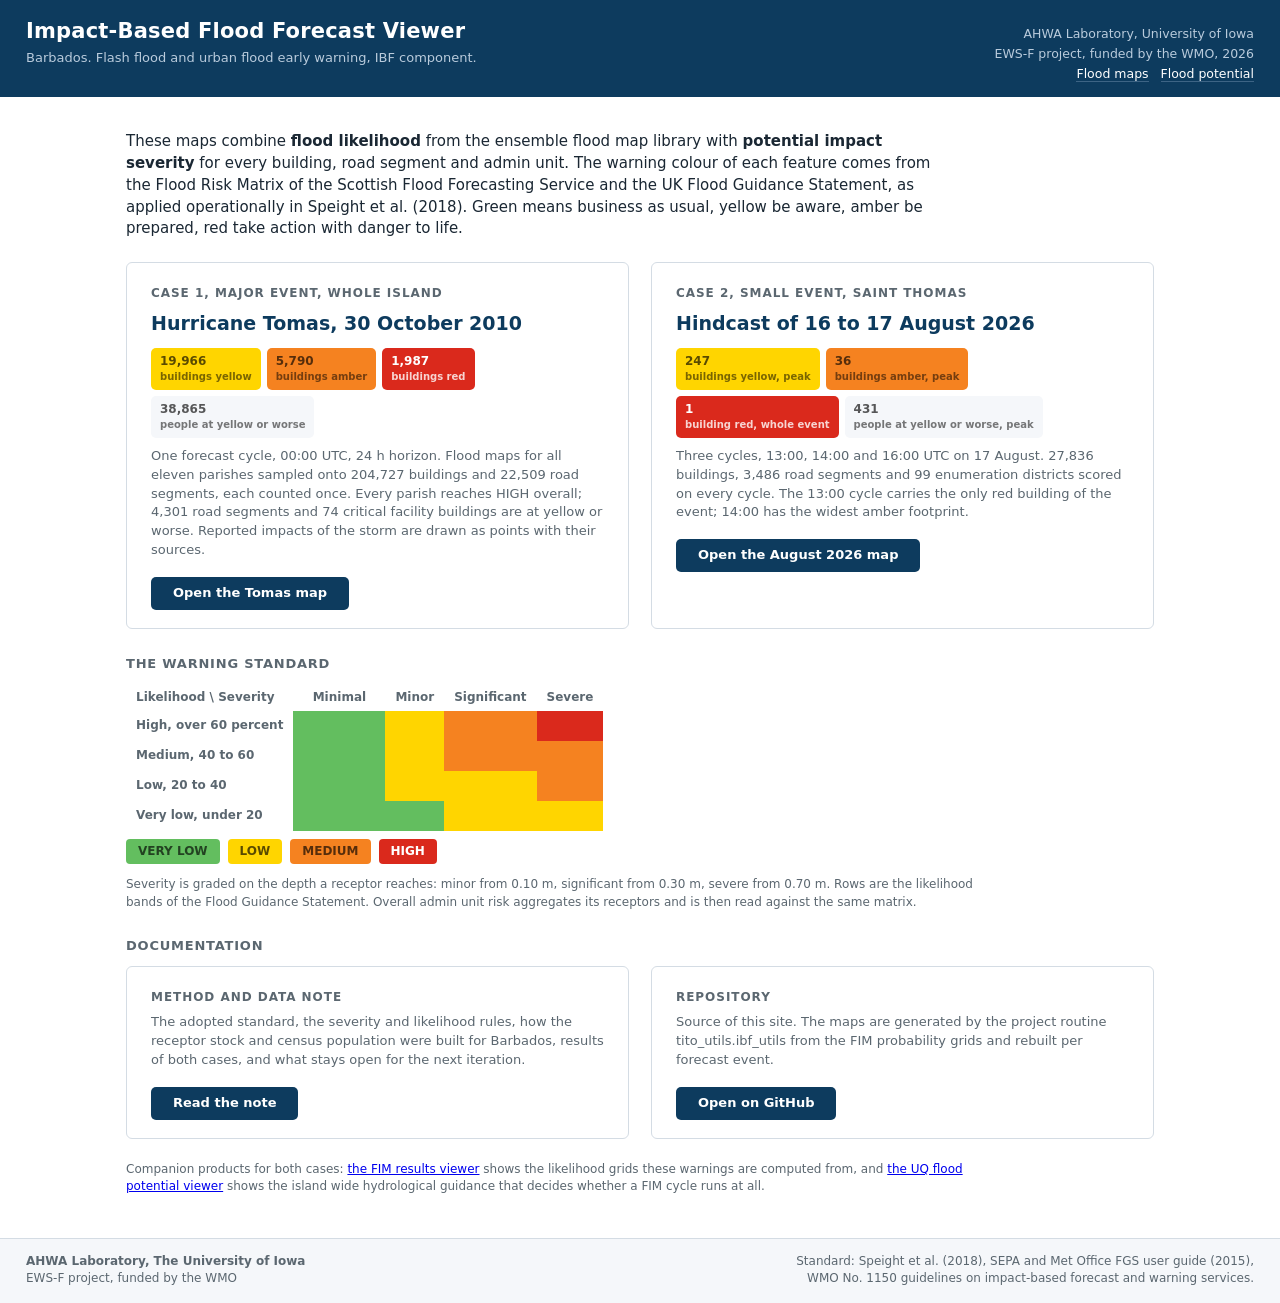
<file: index.html>
<!DOCTYPE html>
<html lang="en">
<head>
<meta charset="utf-8">
<meta name="viewport" content="width=device-width, initial-scale=1">
<title>IBF Viewer. Barbados</title>
<meta name="description" content="Impact-based flood forecast viewer for Barbados. Warning maps built on the TITO FIM ensemble products for two cases: Hurricane Tomas, 30 October 2010, island wide, and the hindcast of 16 to 17 August 2026 for the Saint Thomas pilot.">
<link rel="icon" href="data:image/svg+xml,%3Csvg xmlns='http://www.w3.org/2000/svg' viewBox='0 0 16 16'%3E%3Ccircle cx='8' cy='8' r='6' fill='%23F58220'/%3E%3C/svg%3E">
<link rel="stylesheet" href="assets/css/style.css">
</head>
<body class="landing-body">

<header class="site-head">
  <div class="wrap head-row">
    <div>
      <h1>Impact-Based Flood Forecast Viewer</h1>
      <p class="head-sub">Barbados. Flash flood and urban flood early warning, IBF component.</p>
    </div>
    <div class="head-meta">
      <span>AHWA Laboratory, University of Iowa</span>
      <span>EWS-F project, funded by the WMO, 2026</span>
      <span><a href="https://ahwalab.github.io/Barbados_fim/">Flood maps</a> &nbsp; <a href="https://ahwalab.github.io/Barbados_warnings/">Flood potential</a></span>
    </div>
  </div>
</header>

<div class="wrap landing">
  <p class="landing-intro">
    These maps combine <strong>flood likelihood</strong> from the ensemble flood map library
    with <strong>potential impact severity</strong> for every building, road segment and
    admin unit. The warning colour of each feature comes from the Flood Risk Matrix
    of the Scottish Flood Forecasting Service and the UK Flood Guidance Statement, as applied
    operationally in Speight et al. (2018). Green means business as usual, yellow be aware,
    amber be prepared, red take action with danger to life.
  </p>

  <div class="portal-grid">
    <a class="portal-card" href="tomas2010/">
      <span class="portal-lang">Case 1, major event, whole island</span>
      <span class="portal-title">Hurricane Tomas, 30 October 2010</span>
      <span class="stats">
        <span class="stat" style="background:#FFD500">19,966<small>buildings yellow</small></span>
        <span class="stat" style="background:#F58220">5,790<small>buildings amber</small></span>
        <span class="stat" style="background:#DA291C;color:#fff">1,987<small>buildings red</small></span>
        <span class="stat">38,865<small>people at yellow or worse</small></span>
      </span>
      <span class="portal-desc">One forecast cycle, 00:00 UTC, 24 h horizon. Flood maps for all
        eleven parishes sampled onto 204,727 buildings and 22,509 road segments, each counted
        once. Every parish reaches HIGH overall; 4,301 road segments and 74 critical facility
        buildings are at yellow or worse. Reported impacts of the storm are drawn as points with
        their sources.</span>
      <span class="portal-go">Open the Tomas map</span>
    </a>
    <a class="portal-card" href="aug2026/">
      <span class="portal-lang">Case 2, small event, Saint Thomas</span>
      <span class="portal-title">Hindcast of 16 to 17 August 2026</span>
      <span class="stats">
        <span class="stat" style="background:#FFD500">247<small>buildings yellow, peak</small></span>
        <span class="stat" style="background:#F58220">36<small>buildings amber, peak</small></span>
        <span class="stat" style="background:#DA291C;color:#fff">1<small>building red, whole event</small></span>
        <span class="stat">431<small>people at yellow or worse, peak</small></span>
      </span>
      <span class="portal-desc">Three cycles, 13:00, 14:00 and 16:00 UTC on 17 August. 27,836
        buildings, 3,486 road segments and 99 enumeration districts scored on every cycle. The
        13:00 cycle carries the only red building of the event; 14:00 has the widest amber
        footprint.</span>
      <span class="portal-go">Open the August 2026 map</span>
    </a>
  </div>

  <h3 class="sec">The warning standard</h3>
  <table style="border-collapse:collapse;font-size:12px">
    <tr><th style="padding:5px 10px;color:#5b6770;text-align:left">Likelihood \ Severity</th>
      <th style="padding:5px 10px;color:#5b6770">Minimal</th><th style="padding:5px 10px;color:#5b6770">Minor</th>
      <th style="padding:5px 10px;color:#5b6770">Significant</th><th style="padding:5px 10px;color:#5b6770">Severe</th></tr>
    <tr><th style="padding:5px 10px;color:#5b6770;text-align:left">High, over 60 percent</th>
      <td style="background:#63BE5F;width:92px;height:30px"></td><td style="background:#FFD500"></td>
      <td style="background:#F58220"></td><td style="background:#DA291C"></td></tr>
    <tr><th style="padding:5px 10px;color:#5b6770;text-align:left">Medium, 40 to 60</th>
      <td style="background:#63BE5F;height:30px"></td><td style="background:#FFD500"></td>
      <td style="background:#F58220"></td><td style="background:#F58220"></td></tr>
    <tr><th style="padding:5px 10px;color:#5b6770;text-align:left">Low, 20 to 40</th>
      <td style="background:#63BE5F;height:30px"></td><td style="background:#FFD500"></td>
      <td style="background:#FFD500"></td><td style="background:#F58220"></td></tr>
    <tr><th style="padding:5px 10px;color:#5b6770;text-align:left">Very low, under 20</th>
      <td style="background:#63BE5F;height:30px"></td><td style="background:#63BE5F"></td>
      <td style="background:#FFD500"></td><td style="background:#FFD500"></td></tr>
  </table>
  <div class="mrow">
    <span style="background:#63BE5F">VERY LOW</span>
    <span style="background:#FFD500">LOW</span>
    <span style="background:#F58220">MEDIUM</span>
    <span style="background:#DA291C;color:#fff">HIGH</span>
  </div>
  <p class="landing-note" style="margin-top:12px">
    Severity is graded on the depth a receptor reaches: minor from 0.10 m, significant from
    0.30 m, severe from 0.70 m. Rows are the likelihood bands of the Flood Guidance Statement.
    Overall admin unit risk aggregates its receptors and is then read against the same matrix.
  </p>

  <h3 class="sec">Documentation</h3>
  <div class="portal-grid">
    <a class="portal-card" href="methods/">
      <span class="portal-lang">Method and data note</span>
      <span class="portal-desc">The adopted standard, the severity and likelihood rules, how the
        receptor stock and census population were built for Barbados, results of both cases, and
        what stays open for the next iteration.</span>
      <span class="portal-go">Read the note</span>
    </a>
    <a class="portal-card" href="https://github.com/AHWALab/Barbados_IFB">
      <span class="portal-lang">Repository</span>
      <span class="portal-desc">Source of this site. The maps are generated by the project routine
        tito_utils.ibf_utils from the FIM probability grids and rebuilt per forecast event.</span>
      <span class="portal-go">Open on GitHub</span>
    </a>
  </div>

  <p class="landing-note">
    Companion products for both cases:
    <a href="https://ahwalab.github.io/Barbados_fim/">the FIM results viewer</a> shows the likelihood grids these warnings
    are computed from, and <a href="https://ahwalab.github.io/Barbados_warnings/">the UQ flood potential viewer</a> shows the
    island wide hydrological guidance that decides whether a FIM cycle runs at all.
  </p>
</div>

<footer class="site-foot landing-foot">
  <div class="wrap foot-row">
    <div>
      <strong>AHWA Laboratory, The University of Iowa</strong><br>
      EWS-F project, funded by the WMO
    </div>
    <div class="foot-right">
      Standard: Speight et al. (2018), SEPA and Met Office FGS user guide (2015),<br>
      WMO No. 1150 guidelines on impact-based forecast and warning services.
    </div>
  </div>
</footer>
</body>
</html>
</file>
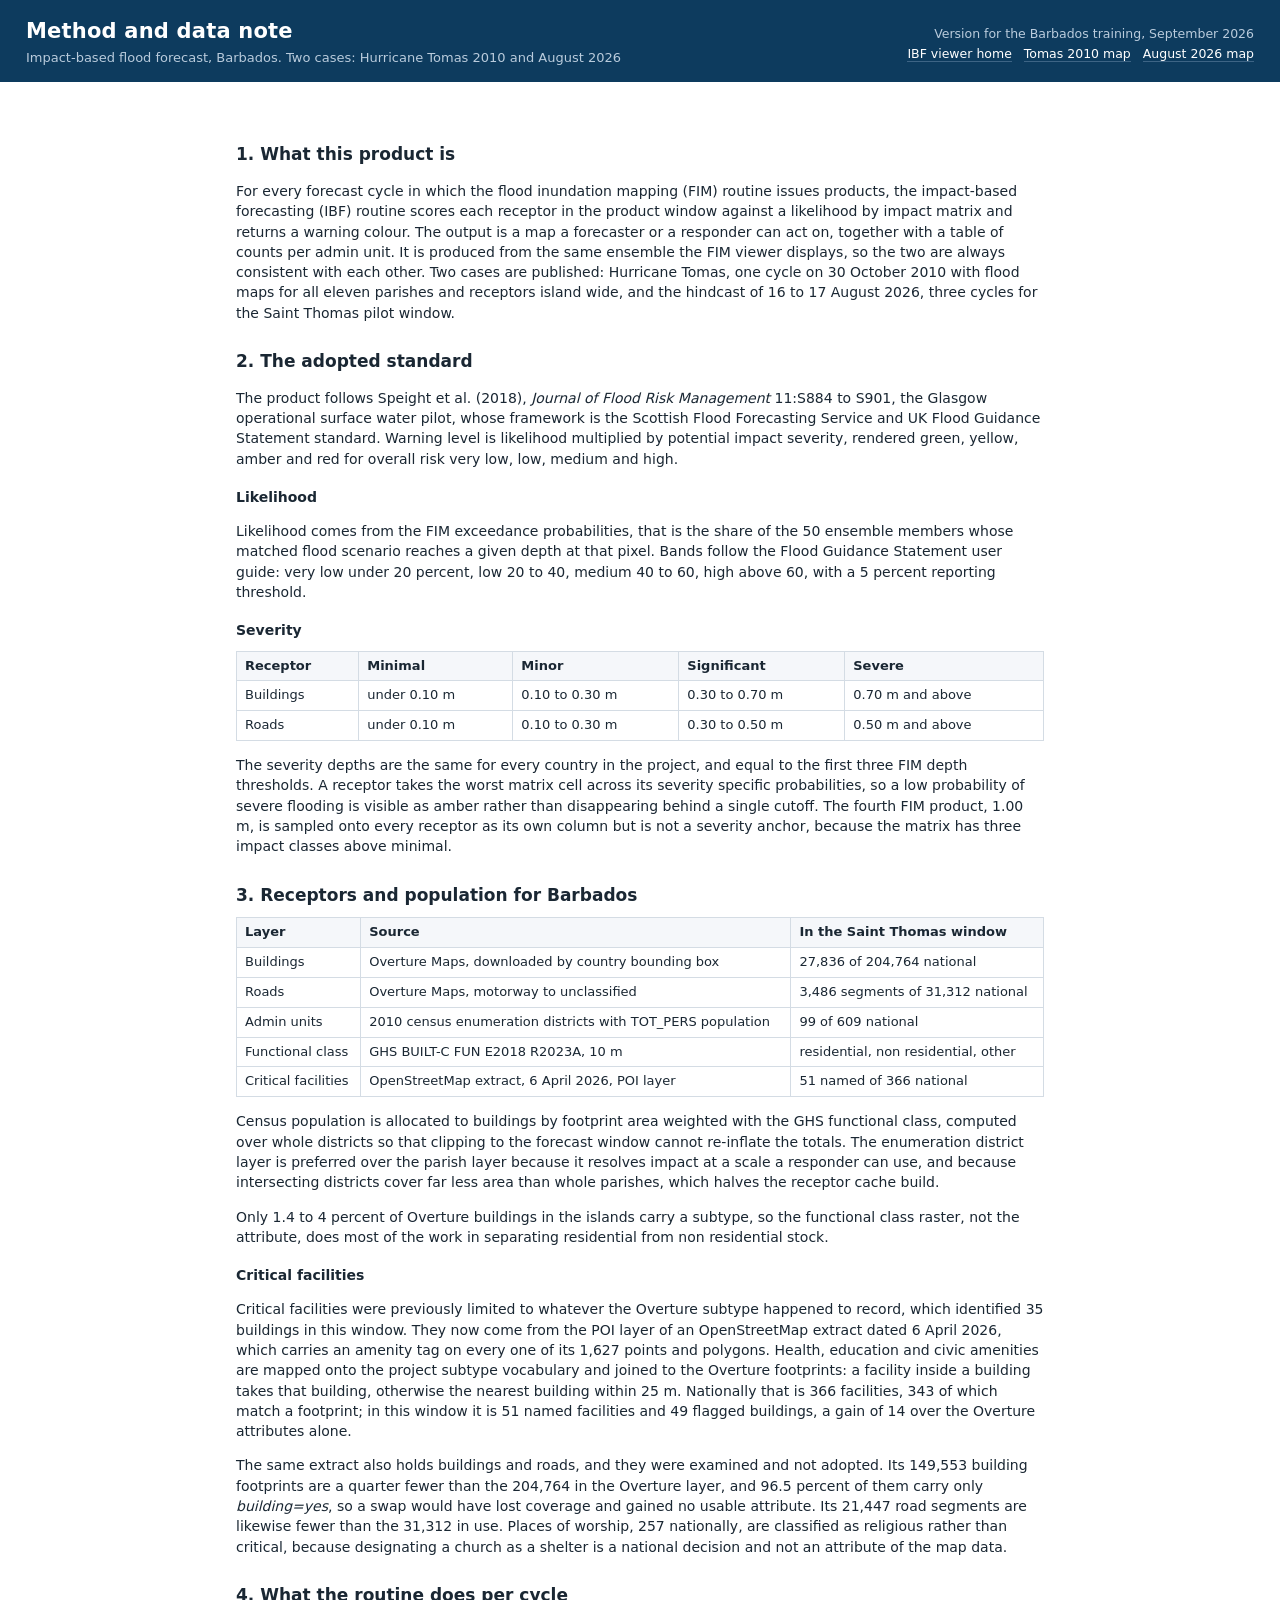
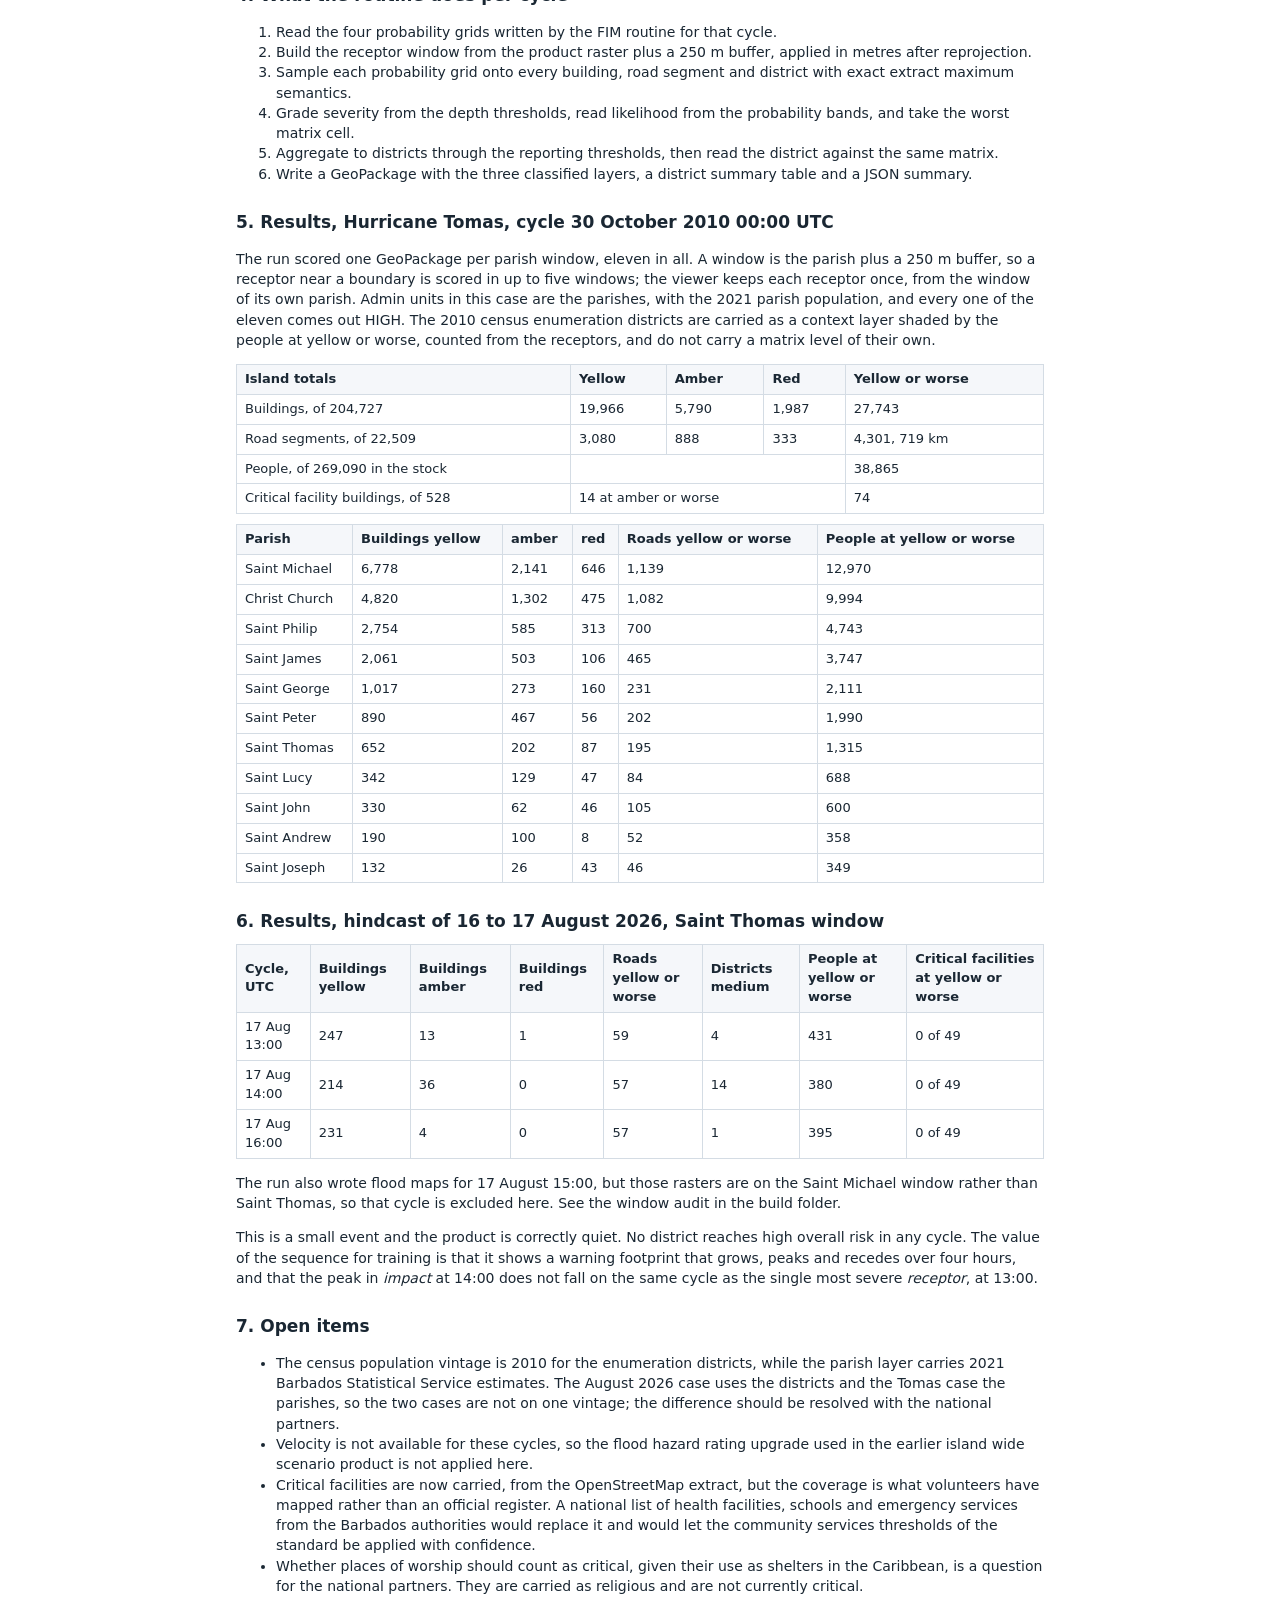
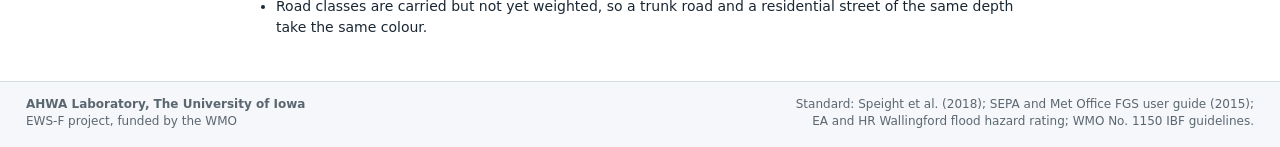
<file: methods/index.html>
<!DOCTYPE html>
<html lang="en">
<head>
<meta charset="utf-8">
<meta name="viewport" content="width=device-width, initial-scale=1">
<title>IBF Method Note. Barbados</title>
<meta name="description" content="Method and data note for the Barbados impact-based flood forecast product: standard, severity and likelihood rules, receptor stock, population, and open items.">
<link rel="icon" href="data:image/svg+xml,%3Csvg xmlns='http://www.w3.org/2000/svg' viewBox='0 0 16 16'%3E%3Ccircle cx='8' cy='8' r='6' fill='%23F58220'/%3E%3C/svg%3E">
<link rel="stylesheet" href="../assets/css/style.css">
</head>
<body class="landing-body">

<header class="site-head">
  <div class="wrap head-row">
    <div>
      <h1>Method and data note</h1>
      <p class="head-sub">Impact-based flood forecast, Barbados. Two cases: Hurricane Tomas 2010 and August 2026</p>
    </div>
    <div class="head-meta">
      <span>Version for the Barbados training, September 2026</span>
      <span><a href="../">IBF viewer home</a> &nbsp; <a href="../tomas2010/">Tomas 2010 map</a> &nbsp; <a href="../aug2026/">August 2026 map</a></span>
    </div>
  </div>
</header>

<div class="wrap landing doc">

  <h2>1. What this product is</h2>
  <p>For every forecast cycle in which the flood inundation mapping (FIM) routine issues
  products, the impact-based forecasting (IBF) routine scores each receptor in the product
  window against a likelihood by impact matrix and returns a warning colour. The output is a
  map a forecaster or a responder can act on, together with a table of counts per admin unit.
  It is produced from the same ensemble the FIM viewer displays, so the two are always
  consistent with each other. Two cases are published: Hurricane Tomas, one cycle on
  30 October 2010 with flood maps for all eleven parishes and receptors island wide, and the
  hindcast of 16 to 17 August 2026, three cycles for the Saint Thomas pilot window.</p>

  <h2>2. The adopted standard</h2>
  <p>The product follows Speight et al. (2018), <em>Journal of Flood Risk Management</em>
  11:S884 to S901, the Glasgow operational surface water pilot, whose framework is the Scottish
  Flood Forecasting Service and UK Flood Guidance Statement standard. Warning level is
  likelihood multiplied by potential impact severity, rendered green, yellow, amber and red for
  overall risk very low, low, medium and high.</p>

  <h3>Likelihood</h3>
  <p>Likelihood comes from the FIM exceedance probabilities, that is the share of the 50
  ensemble members whose matched flood scenario reaches a given depth at that pixel. Bands
  follow the Flood Guidance Statement user guide: very low under 20 percent, low 20 to 40,
  medium 40 to 60, high above 60, with a 5 percent reporting threshold.</p>

  <h3>Severity</h3>
  <table>
    <tr><th>Receptor</th><th>Minimal</th><th>Minor</th><th>Significant</th><th>Severe</th></tr>
    <tr><td>Buildings</td><td>under 0.10 m</td><td>0.10 to 0.30 m</td><td>0.30 to 0.70 m</td><td>0.70 m and above</td></tr>
    <tr><td>Roads</td><td>under 0.10 m</td><td>0.10 to 0.30 m</td><td>0.30 to 0.50 m</td><td>0.50 m and above</td></tr>
  </table>
  <p>The severity depths are the same for every country in the project, and equal to the first
  three FIM depth thresholds. A receptor takes the worst matrix cell across its severity
  specific probabilities, so a low probability of severe flooding is visible as amber rather
  than disappearing behind a single cutoff. The fourth FIM product, 1.00 m, is sampled onto
  every receptor as its own column but is not a severity anchor, because the matrix has three
  impact classes above minimal.</p>

  <h2>3. Receptors and population for Barbados</h2>
  <table>
    <tr><th>Layer</th><th>Source</th><th>In the Saint Thomas window</th></tr>
    <tr><td>Buildings</td><td>Overture Maps, downloaded by country bounding box</td><td>27,836 of 204,764 national</td></tr>
    <tr><td>Roads</td><td>Overture Maps, motorway to unclassified</td><td>3,486 segments of 31,312 national</td></tr>
    <tr><td>Admin units</td><td>2010 census enumeration districts with TOT_PERS population</td><td>99 of 609 national</td></tr>
    <tr><td>Functional class</td><td>GHS BUILT-C FUN E2018 R2023A, 10 m</td><td>residential, non residential, other</td></tr>
    <tr><td>Critical facilities</td><td>OpenStreetMap extract, 6 April 2026, POI layer</td><td>51 named of 366 national</td></tr>
  </table>
  <p>Census population is allocated to buildings by footprint area weighted with the GHS
  functional class, computed over whole districts so that clipping to the forecast window
  cannot re-inflate the totals. The enumeration district layer is preferred over the parish
  layer because it resolves impact at a scale a responder can use, and because intersecting
  districts cover far less area than whole parishes, which halves the receptor cache build.</p>
  <p>Only 1.4 to 4 percent of Overture buildings in the islands carry a subtype, so the
  functional class raster, not the attribute, does most of the work in separating residential
  from non residential stock.</p>

  <h3>Critical facilities</h3>
  <p>Critical facilities were previously limited to whatever the Overture subtype happened to
  record, which identified 35 buildings in this window. They now come from the POI layer of an
  OpenStreetMap extract dated 6 April 2026, which carries an amenity tag on every one of its
  1,627 points and polygons. Health, education and civic amenities are mapped onto the project
  subtype vocabulary and joined to the Overture footprints: a facility inside a building takes
  that building, otherwise the nearest building within 25 m. Nationally that is 366 facilities,
  343 of which match a footprint; in this window it is 51 named facilities and 49 flagged
  buildings, a gain of 14 over the Overture attributes alone.</p>
  <p>The same extract also holds buildings and roads, and they were examined and not adopted.
  Its 149,553 building footprints are a quarter fewer than the 204,764 in the Overture layer,
  and 96.5 percent of them carry only <em>building=yes</em>, so a swap would have lost coverage
  and gained no usable attribute. Its 21,447 road segments are likewise fewer than the 31,312
  in use. Places of worship, 257 nationally, are classified as religious rather than critical,
  because designating a church as a shelter is a national decision and not an attribute of the
  map data.</p>

  <h2>4. What the routine does per cycle</h2>
  <ol>
    <li>Read the four probability grids written by the FIM routine for that cycle.</li>
    <li>Build the receptor window from the product raster plus a 250 m buffer, applied in
      metres after reprojection.</li>
    <li>Sample each probability grid onto every building, road segment and district with
      exact extract maximum semantics.</li>
    <li>Grade severity from the depth thresholds, read likelihood from the probability bands,
      and take the worst matrix cell.</li>
    <li>Aggregate to districts through the reporting thresholds, then read the district against
      the same matrix.</li>
    <li>Write a GeoPackage with the three classified layers, a district summary table and a
      JSON summary.</li>
  </ol>

  <h2>5. Results, Hurricane Tomas, cycle 30 October 2010 00:00 UTC</h2>
  <p>The run scored one GeoPackage per parish window, eleven in all. A window is the parish plus
  a 250 m buffer, so a receptor near a boundary is scored in up to five windows; the viewer keeps
  each receptor once, from the window of its own parish. Admin units in this case are the
  parishes, with the 2021 parish population, and every one of the eleven comes out HIGH.
  The 2010 census enumeration districts are carried as a context layer shaded by the people at
  yellow or worse, counted from the receptors, and do not carry a matrix level of their own.</p>
  <table>
    <tr><th>Island totals</th><th>Yellow</th><th>Amber</th><th>Red</th><th>Yellow or worse</th></tr>
    <tr><td>Buildings, of 204,727</td><td>19,966</td><td>5,790</td><td>1,987</td><td>27,743</td></tr>
    <tr><td>Road segments, of 22,509</td><td>3,080</td><td>888</td><td>333</td><td>4,301, 719 km</td></tr>
    <tr><td>People, of 269,090 in the stock</td><td colspan="3"></td><td>38,865</td></tr>
    <tr><td>Critical facility buildings, of 528</td><td colspan="3">14 at amber or worse</td><td>74</td></tr>
  </table>
  <table>
    <tr><th>Parish</th><th>Buildings yellow</th><th>amber</th><th>red</th><th>Roads yellow or worse</th><th>People at yellow or worse</th></tr>
    <tr><td>Saint Michael</td><td>6,778</td><td>2,141</td><td>646</td><td>1,139</td><td>12,970</td></tr>
    <tr><td>Christ Church</td><td>4,820</td><td>1,302</td><td>475</td><td>1,082</td><td>9,994</td></tr>
    <tr><td>Saint Philip</td><td>2,754</td><td>585</td><td>313</td><td>700</td><td>4,743</td></tr>
    <tr><td>Saint James</td><td>2,061</td><td>503</td><td>106</td><td>465</td><td>3,747</td></tr>
    <tr><td>Saint George</td><td>1,017</td><td>273</td><td>160</td><td>231</td><td>2,111</td></tr>
    <tr><td>Saint Peter</td><td>890</td><td>467</td><td>56</td><td>202</td><td>1,990</td></tr>
    <tr><td>Saint Thomas</td><td>652</td><td>202</td><td>87</td><td>195</td><td>1,315</td></tr>
    <tr><td>Saint Lucy</td><td>342</td><td>129</td><td>47</td><td>84</td><td>688</td></tr>
    <tr><td>Saint John</td><td>330</td><td>62</td><td>46</td><td>105</td><td>600</td></tr>
    <tr><td>Saint Andrew</td><td>190</td><td>100</td><td>8</td><td>52</td><td>358</td></tr>
    <tr><td>Saint Joseph</td><td>132</td><td>26</td><td>43</td><td>46</td><td>349</td></tr>
  </table>

  <h2>6. Results, hindcast of 16 to 17 August 2026, Saint Thomas window</h2>
  <table>
    <tr><th>Cycle, UTC</th><th>Buildings yellow</th><th>Buildings amber</th><th>Buildings red</th><th>Roads yellow or worse</th><th>Districts medium</th><th>People at yellow or worse</th><th>Critical facilities at yellow or worse</th></tr>
    <tr><td>17 Aug 13:00</td><td>247</td><td>13</td><td>1</td><td>59</td><td>4</td><td>431</td><td>0 of 49</td></tr>
    <tr><td>17 Aug 14:00</td><td>214</td><td>36</td><td>0</td><td>57</td><td>14</td><td>380</td><td>0 of 49</td></tr>
    <tr><td>17 Aug 16:00</td><td>231</td><td>4</td><td>0</td><td>57</td><td>1</td><td>395</td><td>0 of 49</td></tr>
  </table>
  <p>The run also wrote flood maps for 17 August 15:00, but those rasters are on the Saint
  Michael window rather than Saint Thomas, so that cycle is excluded here. See the window audit
  in the build folder.</p>
  <p>This is a small event and the product is correctly quiet. No district reaches high overall
  risk in any cycle. The value of the sequence for training is that it shows a warning footprint
  that grows, peaks and recedes over four hours, and that the peak in <em>impact</em> at 14:00
  does not fall on the same cycle as the single most severe <em>receptor</em>, at 13:00.</p>

  <h2>7. Open items</h2>
  <ul>
    <li>The census population vintage is 2010 for the enumeration districts, while the parish
      layer carries 2021 Barbados Statistical Service estimates. The August 2026 case uses the
      districts and the Tomas case the parishes, so the two cases are not on one vintage; the
      difference should be resolved with the national partners.</li>
    <li>Velocity is not available for these cycles, so the flood hazard rating upgrade used in
      the earlier island wide scenario product is not applied here.</li>
    <li>Critical facilities are now carried, from the OpenStreetMap extract, but the coverage is
      what volunteers have mapped rather than an official register. A national list of health
      facilities, schools and emergency services from the Barbados authorities would replace it
      and would let the community services thresholds of the standard be applied with
      confidence.</li>
    <li>Whether places of worship should count as critical, given their use as shelters in the
      Caribbean, is a question for the national partners. They are carried as religious and are
      not currently critical.</li>
    <li>Road classes are carried but not yet weighted, so a trunk road and a residential street
      of the same depth take the same colour.</li>
  </ul>

</div>

<footer class="site-foot landing-foot">
  <div class="wrap foot-row">
    <div>
      <strong>AHWA Laboratory, The University of Iowa</strong><br>
      EWS-F project, funded by the WMO
    </div>
    <div class="foot-right">
      Standard: Speight et al. (2018); SEPA and Met Office FGS user guide (2015);<br>
      EA and HR Wallingford flood hazard rating; WMO No. 1150 IBF guidelines.
    </div>
  </div>
</footer>
</body>
</html>
</file>
<file: assets/css/style.css>
/* Barbados viewers. Plain, quiet design: the maps carry the color.
   Shared base stylesheet, copied into each of the three viewer folders. */

:root {
  --navy: #0d3b5e;
  --blue: #2b6ca3;
  --ink: #1a2733;
  --mute: #5b6770;
  --line: #d4dce4;
  --panel: #f5f7fa;
  --surface: #ffffff;
  --wet: #d9e7f3;
  --wet-line: #9dbcd8;
}

* { box-sizing: border-box; }

body {
  margin: 0;
  font-family: "Segoe UI", system-ui, -apple-system, Roboto, "Helvetica Neue", Arial, sans-serif;
  color: var(--ink);
  background: var(--surface);
  font-size: 14px;
  line-height: 1.45;
}

.wrap { max-width: 1440px; margin: 0 auto; padding: 0 26px; }

/* header */
.site-head { background: var(--navy); color: #fff; }
.head-row { display: flex; justify-content: space-between; align-items: baseline;
  gap: 18px; flex-wrap: wrap; padding-top: 16px; padding-bottom: 14px; }
.site-head h1 { margin: 0; font-size: 21px; font-weight: 600; letter-spacing: 0.2px; }
.head-sub { margin: 3px 0 0; font-size: 13px; color: #b9cbdc; }
.head-meta { text-align: right; font-size: 12.5px; color: #b9cbdc; display: flex;
  flex-direction: column; gap: 2px; }
.head-meta a { color: #fff; text-decoration: none; border-bottom: 1px solid #3d6485; }
.head-meta a:hover { border-color: #fff; }

.context-band { background: var(--panel); border-bottom: 1px solid var(--line);
  font-size: 12.5px; color: var(--mute); }
.context-band .wrap { padding-top: 8px; padding-bottom: 8px; }

/* controls */
.controls { display: flex; gap: 26px; align-items: center; flex-wrap: wrap;
  padding: 14px 0 10px; }
.ctl-group { display: flex; gap: 8px; align-items: center; }
.ctl-label { font-size: 11.5px; color: var(--mute); text-transform: uppercase;
  letter-spacing: 0.05em; }
.seg { display: inline-flex; border: 1px solid var(--line); border-radius: 5px; overflow: hidden; }
.seg button { border: 0; background: var(--surface); color: var(--ink); padding: 6px 13px;
  font: inherit; font-size: 13px; cursor: pointer; border-right: 1px solid var(--line); }
.seg button:last-child { border-right: 0; }
.seg button:hover { background: var(--panel); }
.seg button.on { background: var(--navy); color: #fff; }
.seg button:disabled { color: #b3bcc4; cursor: not-allowed; background: #fafbfc; }
.toggle, .step { border: 1px solid var(--line); background: var(--surface); color: var(--ink);
  padding: 6px 13px; border-radius: 5px; font: inherit; font-size: 13px; cursor: pointer; }
.toggle:hover, .step:hover { background: var(--panel); }
.toggle.on { background: var(--navy); border-color: var(--navy); color: #fff; }
.toggle.muted { color: #8b98a5; }
.step { padding: 6px 9px; font-size: 11px; color: var(--mute); }
select.picker { border: 1px solid var(--line); border-radius: 5px; padding: 6px 8px;
  font: inherit; font-size: 13px; background: var(--surface); color: var(--ink); }

/* day and hour picker */
.clock { padding: 2px 0 8px; }
.dayrow { display: flex; align-items: center; gap: 5px; margin-bottom: 4px; }
.dayrow .day { width: 58px; font-size: 12px; color: var(--mute); font-weight: 600; }
.chip { width: 30px; height: 24px; border: 1px solid var(--line); border-radius: 4px;
  font-size: 10.5px; display: flex; align-items: center; justify-content: center;
  cursor: pointer; background: var(--surface); user-select: none; }
.chip:hover { border-color: var(--blue); }
.chip.quiet { background: #f1f3f5; color: #9aa7b3; }
.chip.wet { background: var(--wet); border-color: var(--wet-line); }
.chip.sel { background: var(--navy); border-color: var(--navy); color: #fff; font-weight: 700; }
.chip.gap { visibility: hidden; }

/* main layout */
.main { display: flex; gap: 26px; align-items: flex-start; padding-bottom: 6px; }
.map-col { flex: 1 1 620px; min-width: 380px; }
.mapbox { position: relative; border: 1px solid var(--line); border-radius: 4px;
  overflow: hidden; background: #eef2f5; height: min(68vh, 720px); }
#map { position: absolute; inset: 0; }
.quiet-msg { position: absolute; inset: 0; z-index: 500; display: flex; align-items: center;
  justify-content: center; color: var(--mute); font-size: 15px;
  background: rgba(244,246,248,0.93); padding: 0 30px; text-align: center; }
.map-caption { font-size: 11px; color: var(--mute); margin-top: 6px; }

/* side panel */
.side { flex: 0 1 380px; min-width: 300px; }
.cyc-head { display: flex; align-items: center; gap: 10px; margin: 2px 0 10px; }
.cyc-head h2 { font-size: 16px; margin: 0; font-weight: 600; }
.badge { font-size: 11px; padding: 2px 9px; border-radius: 9px; font-weight: 600; }
.badge.trig { background: #e3edf6; color: var(--navy); }
.badge.quiet { background: #eef0f2; color: var(--mute); }
.badge.warn { background: #fdf0d5; color: #8a5b00; }
.kv { display: grid; grid-template-columns: auto 1fr; gap: 3px 14px; margin: 0 0 12px; }
.kv dt { color: var(--mute); }
.kv dd { margin: 0; font-variant-numeric: tabular-nums; }
table.st { border-collapse: collapse; width: 100%; font-size: 12.5px; margin-bottom: 12px; }
table.st th, table.st td { border-bottom: 1px solid var(--line); padding: 5px 7px;
  text-align: right; font-variant-numeric: tabular-nums; }
table.st th:first-child, table.st td:first-child { text-align: left; }
table.st th { color: var(--mute); font-weight: 600; }
table.st tr.on td { background: var(--panel); font-weight: 600; }
.legend { display: flex; gap: 10px; flex-wrap: wrap; font-size: 11px; color: var(--mute);
  margin-bottom: 8px; }
.legend i { display: inline-block; width: 11px; height: 11px; border-radius: 2px;
  margin-right: 4px; vertical-align: -1px; }
.legend i.ring { border: 2px solid #111; background: #fff; border-radius: 50%;
  width: 8px; height: 8px; }
.legend i.dash { border-top: 2px dashed #0d3b5e; height: 0; width: 16px; border-radius: 0;
  vertical-align: 3px; }
.note { font-size: 11.5px; color: var(--mute); margin-top: 10px; }
.note strong { color: var(--ink); }
.flag { font-size: 11.5px; color: #8a5b00; background: #fdf0d5; border: 1px solid #f0dcae;
  border-radius: 4px; padding: 7px 9px; margin-top: 10px; }

/* timeline */
.timeline { padding: 12px 0 20px; }
.tl-head { display: flex; justify-content: space-between; align-items: baseline;
  gap: 14px; flex-wrap: wrap; margin-bottom: 4px; }
.tl-head h3 { font-size: 14px; margin: 0; font-weight: 600; }
.tl-key { font-size: 11px; color: var(--mute); }
.tl-key i { display: inline-block; vertical-align: middle; margin: 0 5px 0 12px; }
.tl-key i.k-line { width: 16px; height: 0; border-top: 2px solid var(--blue); }
.tl-key i.k-ss { width: 16px; height: 0; border-top: 2px dashed #b3541e; }
.tl-key i.k-trig { width: 16px; height: 0; border-top: 1px solid #9aa7b3; }
.tl-key i.k-cur { width: 0; height: 12px; border-left: 3px solid var(--ink); }
.stripwrap { position: relative; }
svg#strip { width: 100%; height: 130px; display: block; cursor: pointer; }
.tooltip { position: absolute; background: var(--ink); color: #fff; font-size: 11.5px;
  padding: 5px 9px; border-radius: 4px; pointer-events: none; white-space: nowrap;
  transform: translate(-50%, -110%); z-index: 900; }
.tl-cap { font-size: 11px; color: var(--mute); margin-top: 2px; }

/* footer */
.site-foot { border-top: 1px solid var(--line); background: var(--panel);
  margin-top: 8px; font-size: 12px; color: var(--mute); }
.foot-row { display: flex; justify-content: space-between; gap: 18px; flex-wrap: wrap;
  padding-top: 14px; padding-bottom: 16px; }
.foot-right { text-align: right; }

/* landing page */
.landing-body { display: flex; flex-direction: column; min-height: 100vh; }
.landing { flex: 1 0 auto; padding-top: 34px; padding-bottom: 30px; max-width: 1080px; }
.landing-intro { font-size: 15px; color: var(--ink); margin: 0 0 22px; max-width: 820px; }
.portal-grid { display: flex; gap: 22px; flex-wrap: wrap; margin: 8px 0 22px; }
.portal-card { flex: 1 1 300px; border: 1px solid var(--line); border-radius: 6px;
  padding: 22px 24px 18px; text-decoration: none; color: var(--ink);
  background: var(--surface); display: flex; flex-direction: column; gap: 7px; }
.portal-card:hover { border-color: var(--blue); background: #fbfcfe; }
.portal-lang { font-size: 12px; color: var(--mute); text-transform: uppercase;
  letter-spacing: 0.08em; font-weight: 600; }
.portal-title { font-size: 19px; font-weight: 600; color: var(--navy); }
.portal-desc { font-size: 13px; color: var(--mute); }
.portal-go { margin-top: 10px; align-self: flex-start; background: var(--navy);
  color: #fff; font-size: 13px; font-weight: 600; padding: 7px 22px; border-radius: 5px; }
.portal-card:hover .portal-go { background: var(--blue); }
.landing-note { font-size: 12px; color: var(--mute); max-width: 860px; }
.landing-foot { margin-top: 0; }
.doc { max-width: 860px; }
.doc h2 { font-size: 17px; margin: 26px 0 6px; }
.doc h3 { font-size: 14px; margin: 18px 0 4px; }
.doc table { border-collapse: collapse; width: 100%; font-size: 13px; margin: 10px 0; }
.doc th, .doc td { border: 1px solid var(--line); padding: 5px 8px; text-align: left; }
.doc th { background: var(--panel); font-weight: 600; }

/* leaflet trims, ASCII only in the interface */
.leaflet-container { font-family: inherit; font-size: 12px; background: #eef2f5; }
.leaflet-control-attribution { font-size: 10px; }
.leaflet-popup-content { margin: 10px 12px; font-size: 12.5px; }
.leaflet-popup-content b { color: var(--navy); }
.leaflet-popup-content table { border-collapse: collapse; margin-top: 5px; }
.leaflet-popup-content td { padding: 1px 8px 1px 0; }
.map-legend { background: rgba(255,255,255,0.92); padding: 8px 10px; border-radius: 4px;
  border: 1px solid var(--line); font-size: 11px; line-height: 1.5; color: var(--ink); }
.map-legend b { display: block; margin-bottom: 3px; font-size: 11px; color: var(--mute);
  text-transform: uppercase; letter-spacing: 0.05em; }
.map-legend i { display: inline-block; width: 12px; height: 12px; margin-right: 5px;
  vertical-align: -2px; border-radius: 2px; }

@media (max-width: 980px) {
  .main { flex-direction: column; }
  .map-col, .side { width: 100%; max-width: none; }
  .head-meta, .foot-right { text-align: left; }
}

/* keep 30 m cells crisp when zoomed in */
img.leaflet-image-layer { image-rendering: pixelated; image-rendering: crisp-edges; }

/* additions for the two event site, September 2026 */
.eventtag { font-size: 11.5px; color: var(--mute); border: 1px solid var(--line);
  border-left: 3px solid var(--blue); padding: 4px 10px; background: #fbfcfd; border-radius: 3px; }
.flashbar { height: 12px; display: flex; border-radius: 2px; overflow: hidden;
  border: 1px solid var(--line); margin: 4px 0 2px; }
.flashbar div { flex: 1; }
.flashlabels { display: flex; justify-content: space-between; font-size: 10.5px;
  color: var(--mute); margin: 0 0 6px; }
.flashlabels b { color: var(--ink); font-weight: 600; }
.rampbox { display: flex; height: 11px; border-radius: 2px; overflow: hidden;
  border: 1px solid var(--line); margin-top: 3px; }
.rampbox div { flex: 1; }
.ramplab { display: flex; font-size: 9.5px; color: var(--mute); margin-top: 1px; }
.ramplab span { flex: 1; text-align: left; }
.ramplab span.last { text-align: right; flex: 0 0 auto; }
.rampunit { font-size: 10px; color: var(--mute); }
.lg-note { margin-top: 3px; color: var(--mute); font-size: 10.5px; }
.lg-sub { margin-top: 7px; font-size: 10.5px; color: var(--mute); text-transform: uppercase;
  letter-spacing: 0.05em; }
.map-legend { max-width: 250px; }
.sw { display: inline-block; width: 10px; height: 10px; border-radius: 2px; margin-right: 6px;
  vertical-align: -1px; }
table.pt { border-collapse: collapse; width: 100%; font-size: 11.5px; margin-bottom: 10px; }
table.pt th, table.pt td { border-bottom: 1px solid var(--line); padding: 3px 5px; text-align: right;
  font-variant-numeric: tabular-nums; white-space: nowrap; }
table.pt th:first-child, table.pt td:first-child { text-align: left; }
table.pt td:nth-child(4) { text-align: left; }
table.pt th { color: var(--mute); font-weight: 600; }
.side h3.sub { font-size: 12px; margin: 12px 0 4px; font-weight: 600; color: var(--mute);
  text-transform: uppercase; letter-spacing: 0.05em; }
rect.mbar:hover { stroke: #1a2733; stroke-width: 2; }
.head-meta .lang { display: inline-block; border: 1px solid #3d6485; border-radius: 3px;
  padding: 2px 9px; color: #fff; text-decoration: none; }
.portal-card .stats { display: flex; gap: 6px; flex-wrap: wrap; margin: 4px 0 2px; }
.portal-card .stat { border-radius: 5px; padding: 5px 9px; font-size: 12px; font-weight: 700;
  color: rgba(0,0,0,0.65); background: var(--panel); }
.portal-card .stat small { display: block; font-weight: 600; font-size: 10px; opacity: 0.8; }
.portal-card .badge { margin-left: 8px; vertical-align: 2px; }
.portal-card.suggested { border-color: var(--blue); }
.landing .flashbar { max-width: 520px; height: 10px; margin-top: 18px; }
.landing .flashlabels { max-width: 520px; }
.landing h3.sec { font-size: 13px; text-transform: uppercase; letter-spacing: 0.06em;
  color: var(--mute); margin: 26px 0 10px; }
.mrow { display: flex; gap: 8px; margin-top: 8px; flex-wrap: wrap; }
.mrow span { font-size: 12px; font-weight: 700; padding: 4px 12px; border-radius: 4px; color: rgba(0,0,0,0.65); }
.controls .static { font-size: 13px; color: var(--ink); padding: 6px 0; }

.kv { grid-template-columns: auto minmax(0, 1fr); }
.kv dt { white-space: nowrap; }
.side { flex: 0 1 400px; min-width: 300px; max-width: 100%; }
.side .tablewrap { overflow-x: auto; }
table.pt th, table.pt td { white-space: normal; }
table.pt td:first-child { white-space: nowrap; }

/* critical facilities are squares, so they read apart from the round building dots */
.fac-icon { width: 11px; height: 11px; border: 1.6px solid #22303a;
  box-shadow: 0 0 0 1.5px rgba(255,255,255,0.9); }
</file>
